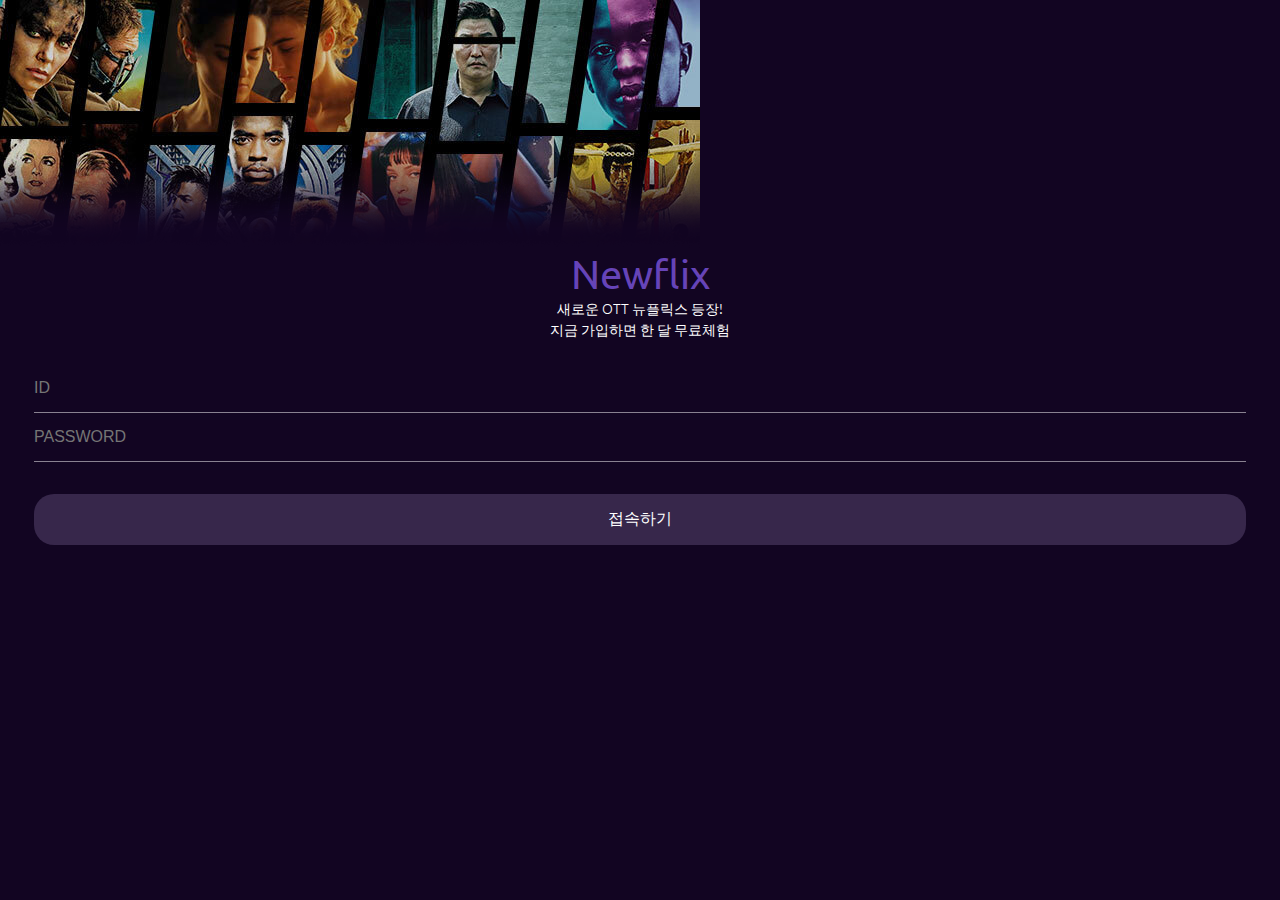
<file: index.html>
<!DOCTYPE html>
<html lang="ko">
<head>
    <meta charset="UTF-8">
    <meta http-equiv="X-UA-Compatible" content="IE=edge">
    <meta name="viewport" content="width=device-width, initial-scale=1.0">
    <title>Newflix</title>
    <link rel="stylesheet", href="login.css">
</head>
<body>
    <img src="./login-img.png" class="login-img" />
    <div class="login-title">
        <h1 class="login-title__maintext">Newflix</h1>
        <p class="login-title__subtext">
            새로운 OTT 뉴플릭스 등장! <br />
            지금 가입하면 한 달 무료체험
        </p>
    </div>
    <form action="find.html" class="login-form">
        <input
            name="username"
            type="text"
            required
            autocomplete="off"
            placeholder="ID"
            />
        <input
            name="password"
            type="password"
            required
            autocomplete="off"
            placeholder="PASSWORD"
            />
        <input type="submit" value="접속하기" />
    </form>
</body>
</html>
</file>
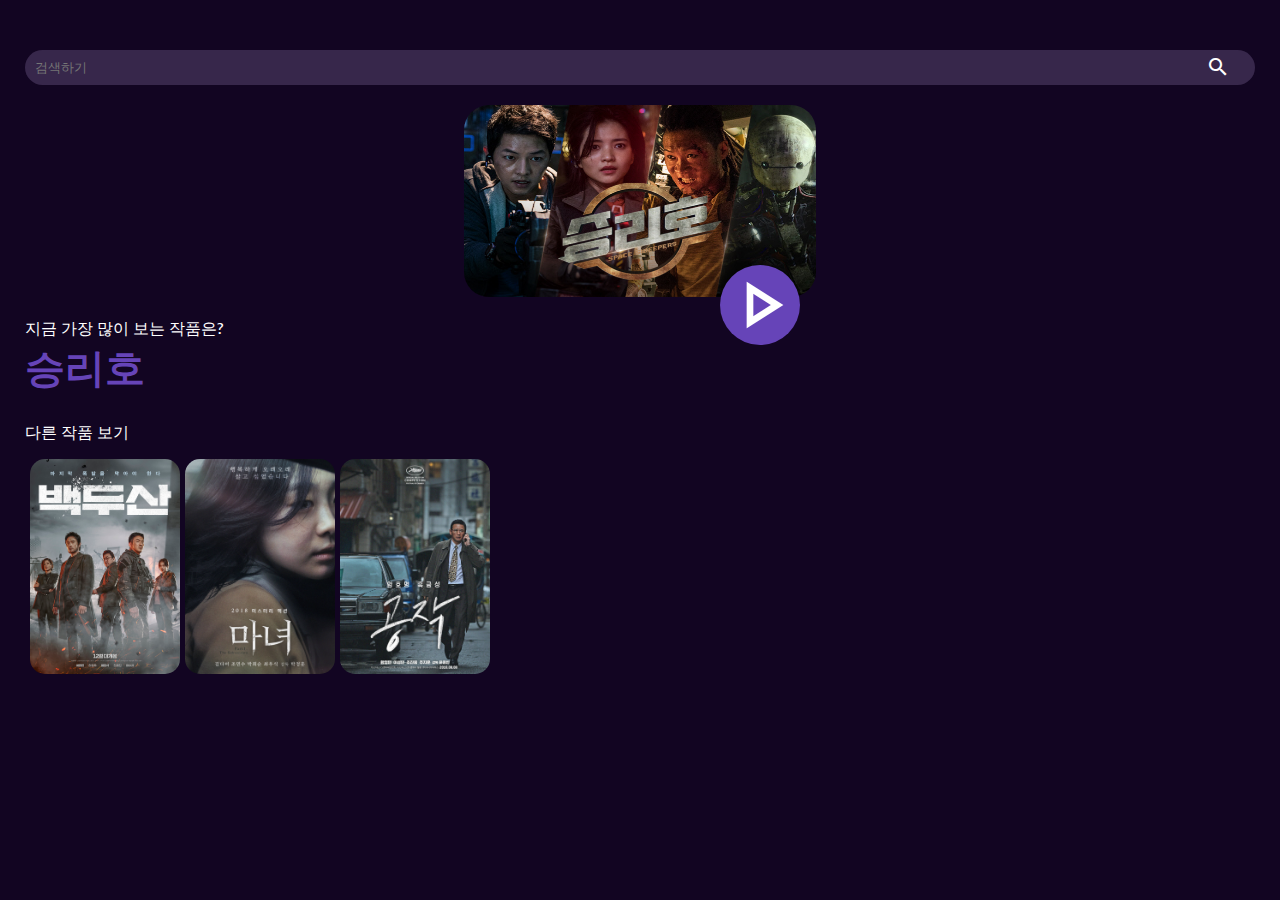
<file: find.html>
<!DOCTYPE html>
<html lang="ko">
<head>
    <meta charset="UTF-8">
    <meta http-equiv="X-UA-Compatible" content="IE=edge">
    <meta name="viewport" content="width=device-width, initial-scale=1.0">
    <title>Find Movie</title>
    <link rel="stylesheet" href="./find.css">
</head>
<body>
    <form class="find-search-bar-form">
        <div class="display-flex-center position-relative">
            <input class="find-search-bar" placeholder="검색하기" />
            <span class="material-icons-outlined"> search </span>
        </div>
    </form>
    <div class="best-movie position-relative">
        <div class="best-movie__img-container">
            <img class="best-movie__img" src="./find-bestMovie-img.jpg" />
            <span class="material-icons-outlined"> play_arrow </span>
        </div>
        <div class="best-movie__title">
            <p class="best-movie__promotion-text">지금 가장 많이 보는 작품은?</p>
            <span class="best-movie__movie-name">승리호</span>
        </div>
    </div>
    <div class="movie-recommendation">
        <span class="movie-recommendation__title"> 다른 작품 보기 </span>
        <ul class="movie-recommendation__imges">
            <li>
                <img src="find-movieRecommendation-01.jpg" />
            </li>
            <li>
                <img src="find-movieRecommendation-02.jpg" />
            </li>
            <li>
                <img src="find-movieRecommendation-03.jpg" />
            </li>
        </ul>
    </div>
</body>
</html>
</file>
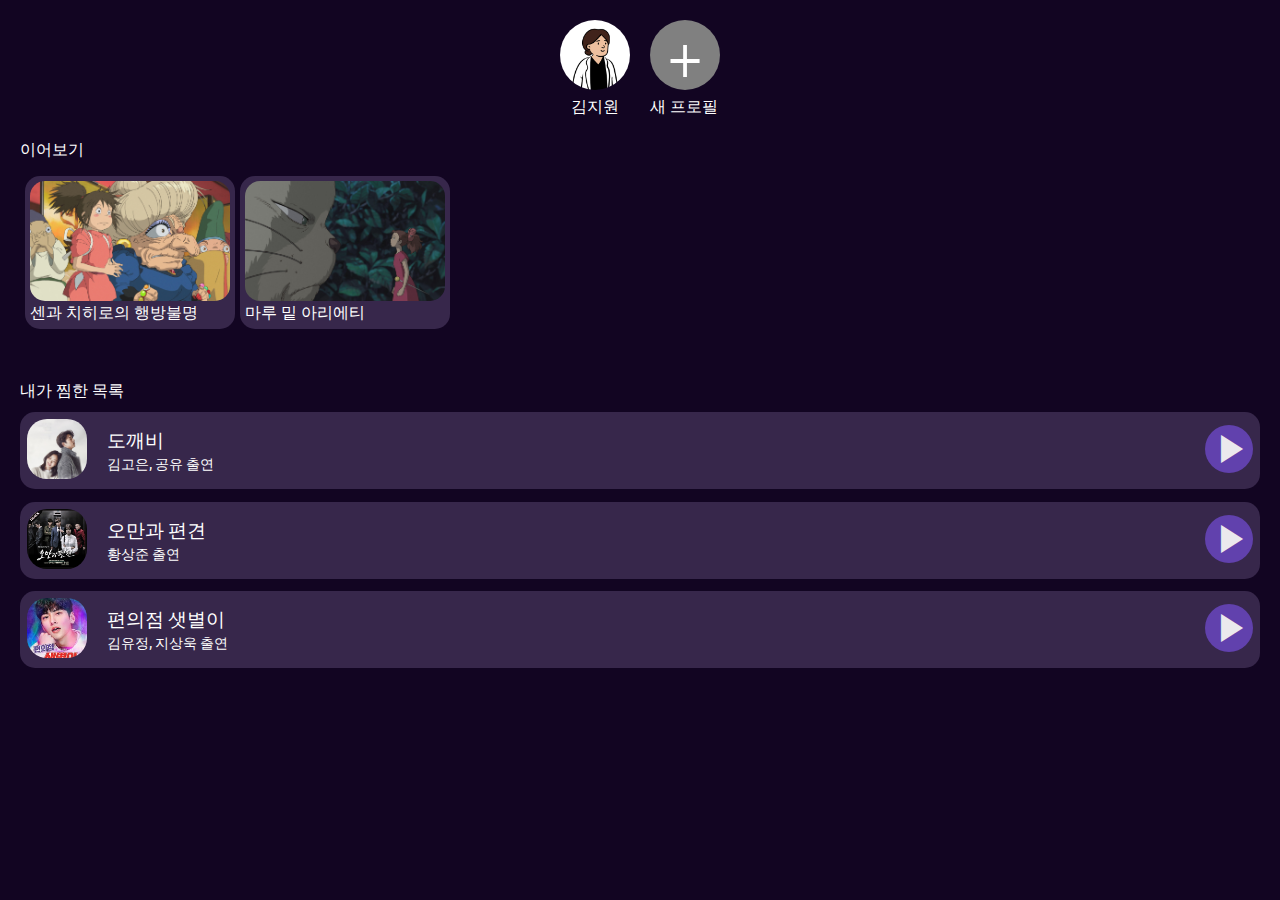
<file: mypage.html>
<!DOCTYPE html>
<html lang="ko">
<head>
    <meta charset="UTF-8">
    <meta http-equiv="X-UA-Compatible" content="IE=edge">
    <meta name="viewport" content="width=device-width, initial-scale=1.0">
    <title>My page</title>
    <link rel="stylesheet" href="./mypage.css">
</head>
<body>
    <div class="display-flex-center">
        <div class="user-component position-relative display-flex-center">
            <img src="./mypage-profile.jpg" class="user-component__profile" />
            <div class="user-component__id">김지원</div>
        </div>
        <div class="user-component">
            <div class="user-component__profile add-profile-btn display-flex-center">
                <span>+</span>
            </div>
            <div class="user-component__id">새 프로필</div>
        </div>
    </div>
    <div class="continue-watching">
        <p class="continue-watching__header">이어보기</p>
        <ul class="continue-watching__imges">
            <li>
                <div class="continue-watching__card">
                    <img src="./mypage-continueWatch-01.jpg">
                    <span>센과 치히로의 행방불명</span>
                </div>
            </li>
            <li>
                <div class="continue-watching__card">
                    <img src="./mypage-continueWatch-02.jpg">
                    <span>마루 밑 아리에티</span>
                </div>
            </li>
        </ul>
    </div>
    <div class="wishlist">
        <p class="wishlist__header">내가 찜한 목록</p>
        <div class="wishlist-container">
            <div class="wishlist-item">
                <div>
                    <img src="./mypage-wishlist-01.jpg" class="wishlist__img" />
                </div>
                <div class="wishlist-info">
                    <span class="wishlist__title">도깨비</span>
                    <span class="wishlist__subtitle">김고은, 공유 출연</span>
                </div>
                <div class="wishlist-play-btn">
                    <span class="material-icons">
                        play_arrow
                    </span>
                </div>
            </div>
            <div class="wishlist-item">
                <div>
                    <img src="./mypage-wishlist-02.jpg" class="wishlist__img" />
                </div>
                <div class="wishlist-info">
                    <span class="wishlist__title">오만과 편견</span>
                    <span class="wishlist__subtitle">황상준 출연</span>
                </div>
                <div class="wishlist-play-btn">
                    <span class="material-icons">
                        play_arrow
                    </span>
                </div>
            </div>
            <div class="wishlist-item">
                <div>
                    <img src="./mypage-wishlist-03.jpg" class="wishlist__img" />
                </div>
                <div class="wishlist-info">
                    <span class="wishlist__title">편의점 샛별이</span>
                    <span class="wishlist__subtitle">김유정, 지상욱 출연</span>
                </div>
                <div class="wishlist-play-btn">
                    <span class="material-icons">
                        play_arrow
                    </span>
                </div>
            </div>
        </div>
    </div>
</body>
</html>
</file>
<file: login.css>
@import "./global.css";

html,
body {
    overflow: hidden;
}

.login-title {
    text-align: center;
}
.login-title__maintext {
    font-size: 2.5rem;
    color: var(--purple);
}
.login-title__subtext {
    font-size: 0.9rem;
    font-weight: 100;
}
.login-form {
    text-align: center;
    display: flex;
    flex-direction: column;
    margin: 1.5rem;
}
.login-form input {
    padding: 15px 0;
    margin: 0 10px;
    border: none;
    outline: none;
    appearance: none;
    background-color: var(--background-purple);
    font-size: 1rem;
}
.login-form input:not([type="submit"]) {
    color: white;
    border-bottom: 1px solid var(--border);
    transition: border-color 0.3s ease-in-out;
}
.login-form input:focus {
    border-color: white;
}
.login-form input[type="submit"] {
    color: white;
    background-color: var(--darkpurple);
    border-radius: 20px;
    margin-top: 2rem;
    transition: background-color 0.2s ease-in-out;
}
.login-form input[type="submit"]:active {
    background-color: var(--purple);
}
.login-img {
    display: flex;
    justify-content: center;
    align-items: center;
    margin: 0;
}
</file>
<file: find.css>
@import "./global.css";

.find-search-bar-form {
    padding: 0 25px;
}

.find-search-bar-form div {
    width: 100%;
}
.find-search-bar {
    margin-top: 50px;
    background-color: var(--darkpurple);
    border-radius: 25px;
    width: 100%;
    padding: 10px;
    color: white;
    transition: background-color 0.3s ease-in-out;
}

.find-search-bar:focus {
    background-color: #594374;
}
.find-search-bar-form span {
    position: absolute;
    font: 1rem;
    bottom: 0.4rem;
    right: 25px;
}

.best-movie__img-container {
    padding: 0 20px;
    margin: 20px 0;
    display: flex;
    justify-content: center;
}

.best-movie__img {
    width: 22rem;
    height: 12rem;
    border-radius: 25px;
}
.best-movie__img-container span {
    position: absolute;
    background-color: var(--purple);
    border-radius: 50%;
    left: calc(50% + 5rem);
    font-size: 5rem;
    bottom: 3.2rem;
}
.best-movie__title {
    padding-left: 25px;
}
.best-movie__promotion-title {
    font-size: 14px;
}
.best-movie__movie-name {
    color: var(--purple);
    font-size: 40px;
    font-weight: 600;
}
 
.movie-recommendation {
    margin: 25px 0;
    padding: 0 25px;
}
.movie-recommendation__imges {
    margin-top: 15px;
    list-style: none;
    display: flex;
    overflow-x: scroll;
}
.movie-recommendation__imges li {
    margin-left: 5px;
}
.movie-recommendation__imges img {
    width: 150px;
    border-radius: 15px;
}
</file>
<file: mypage.css>
@import "./global.css";

.user-component {
    padding: 20px 10px;
    flex-direction: column;
}
.user-component__profile {
    width: 70px;
    height: 70px;
    border-radius: 50%;
}
.user-component__id {
    padding-top: 0.3rem;
    font-size: 1rem;
}
.add-profile-btn {
    background-color: gray;
    width: 70px;
    height: 70px;
    font-size: 4rem;
    font-weight: 100;
    color: white;
}
.continue-watching__imges img {
    width: 200px;
    height: 120px;
    border-radius: 15px;
    object-fit: cover;
}
.continue-watching {
    margin-bottom: 25px;
    padding: 0 20px;
    padding-bottom: 10px;
}
.continue-watching__imges {
    list-style: none;
    display: flex;
    overflow-x: auto;
}
.continue-watching__card {
    background-color: var(--darkpurple);
    padding: 5px;
    border-radius: 15px;
    display: flex;
    flex-direction: column;
}
.continue-watching__header {
    margin-bottom: 15px;
}
.continue-watching__imges li {
    margin-left: 5px;
}
.continue-watching__title {
    display: block;
    margin: 2px 0;
}

.wishlist__img {
    width: 60px;
    height: 60px;
    border-radius: 20px;
}
.wishlist__header {
    border-top: 1px solid var(--border-color);
    padding-top: 15px;
    margin-bottom: 10px;
}
.wishlist-item {
    margin-bottom: 0.8rem;
    display: flex;
    align-items: center;
    justify-content: space-between;
    background-color: var(--darkpurple);
    padding: 7px;
    border-radius: 15px;
}
.wishlist-info {
    display: flex;
    flex-direction: column;
    width: 100%;
    padding-left: 20px;
}
.wishlist__title {
    font-size: 1.2rem;
}
.wishlist__subtitle {
    font-size: 0.9rem;
}
.wishlist-play-btn span {
    background-color: var(--purple);
    border-radius: 50%;
    opacity: 0.9;
    font-size: 3rem;
}
.wishlist {
    padding: 0 20px 10px 20px;
}
</file>
